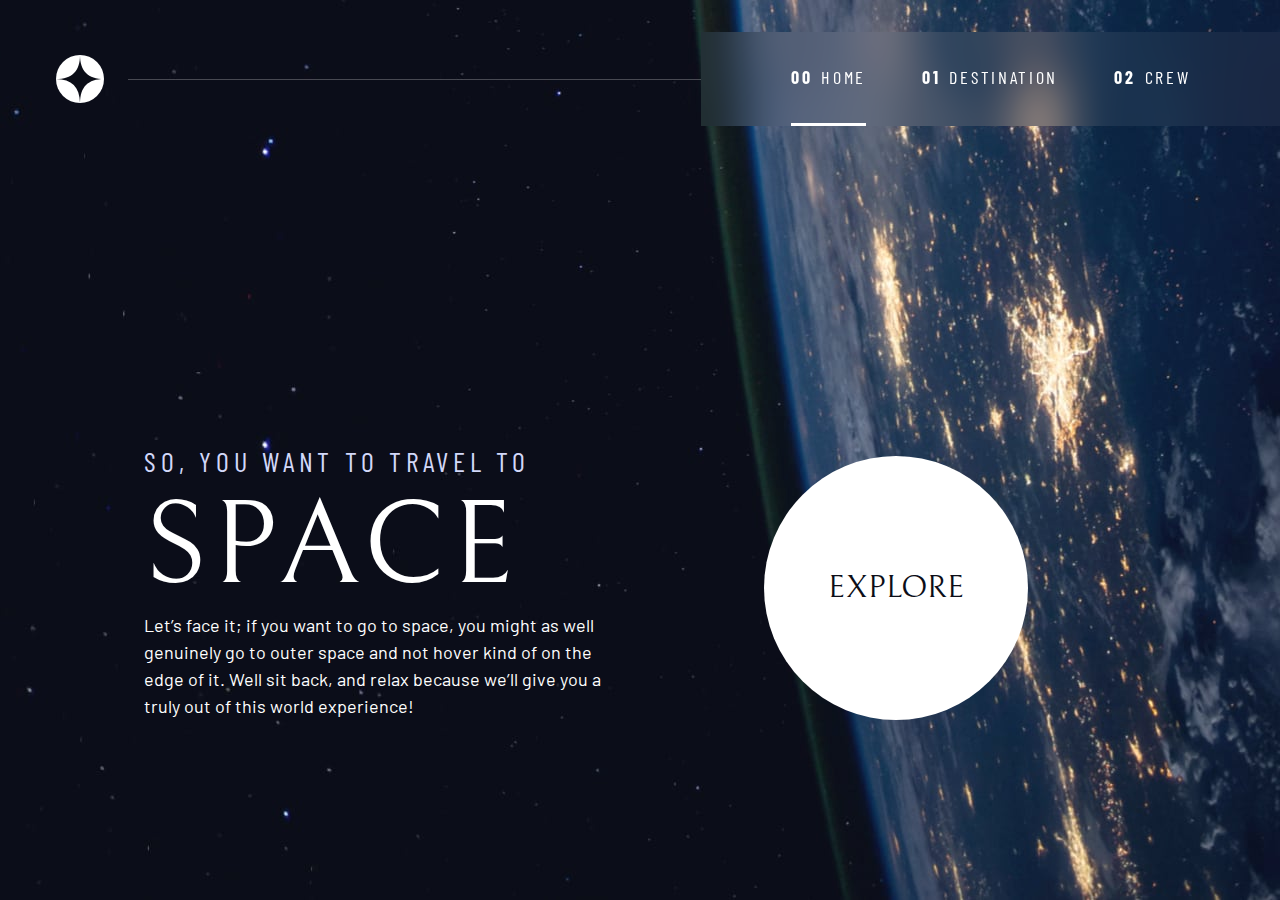
<file: index.html>
<!DOCTYPE html>
<html lang="en">
<head>
  <meta charset="UTF-8">
  <meta name="viewport" content="width=device-width, initial-scale=1.0">

  <link rel="icon" type="image/png" sizes="32x32" href="./assets/favicon-32x32.png">
  <!-- Google fonts -->
  <link rel="preconnect" href="https://fonts.googleapis.com">
  <link rel="preconnect" href="https://fonts.gstatic.com" crossorigin>
  <link href="https://fonts.googleapis.com/css2?family=Barlow+Condensed:wght@400;700&family=Bellefair&family=Barlow:wght@400;700&display=swap"
      rel="stylesheet">
      
  <!-- Our custom CSS -->
  <link rel="stylesheet" href="index.css">
  <title>Frontend Mentor | Space tourism website</title>
  <script src="navigation.js" defer></script>
</head>
<body class="home">
  <a class="skip-to-content" href="#main">Skip to content</a>
  <header class="primary-header flex">
    <div>
      <img src="./assets/shared/logo.svg" alt="space tourism logo" class="logo">
    </div>
    <button class="mobile-nav-toggle" aria-controls="primary-navigation"><span class="sr-only" aria-expanded="false">Menu</span></button>
    <nav>
        <ul id="primary-navigation" data-visible="false" class="primary-navigation underline-indicators flex">
            <li class="active"><a class="ff-sans-cond uppercase text-white letter-spacing-2" href="index.html"><span aria-hidden="true">00</span>Home</a>
            <li><a class="ff-sans-cond uppercase text-white letter-spacing-2" href="destination.html"><span aria-hidden="true">01</span>Destination</a>
            <li><a class="ff-sans-cond uppercase text-white letter-spacing-2" href="crew.html"><span aria-hidden="true">02</span>Crew</a>
        </ul>
    </nav>
  </header>
  
  <main id="main" class="grid-container grid-container--home">
    <div>
      <h1 class="text-accent fs-500 ff-sans-cond uppercase letter-spacing-1">So, you want to travel to
      <span class="d-block fs-900 ff-serif text-white">Space</span></h1>
      
      <p>Let’s face it; if you want to go to space, you might as well genuinely go to 
      outer space and not hover kind of on the edge of it. Well sit back, and relax 
      because we’ll give you a truly out of this world experience! </p>
    </div>
    <div>
      <a href="destination.html" class="large-button uppercase ff-serif text-dark bg-white">Explore</a>
    </div>
  </main>


</body>
</html>
</file>
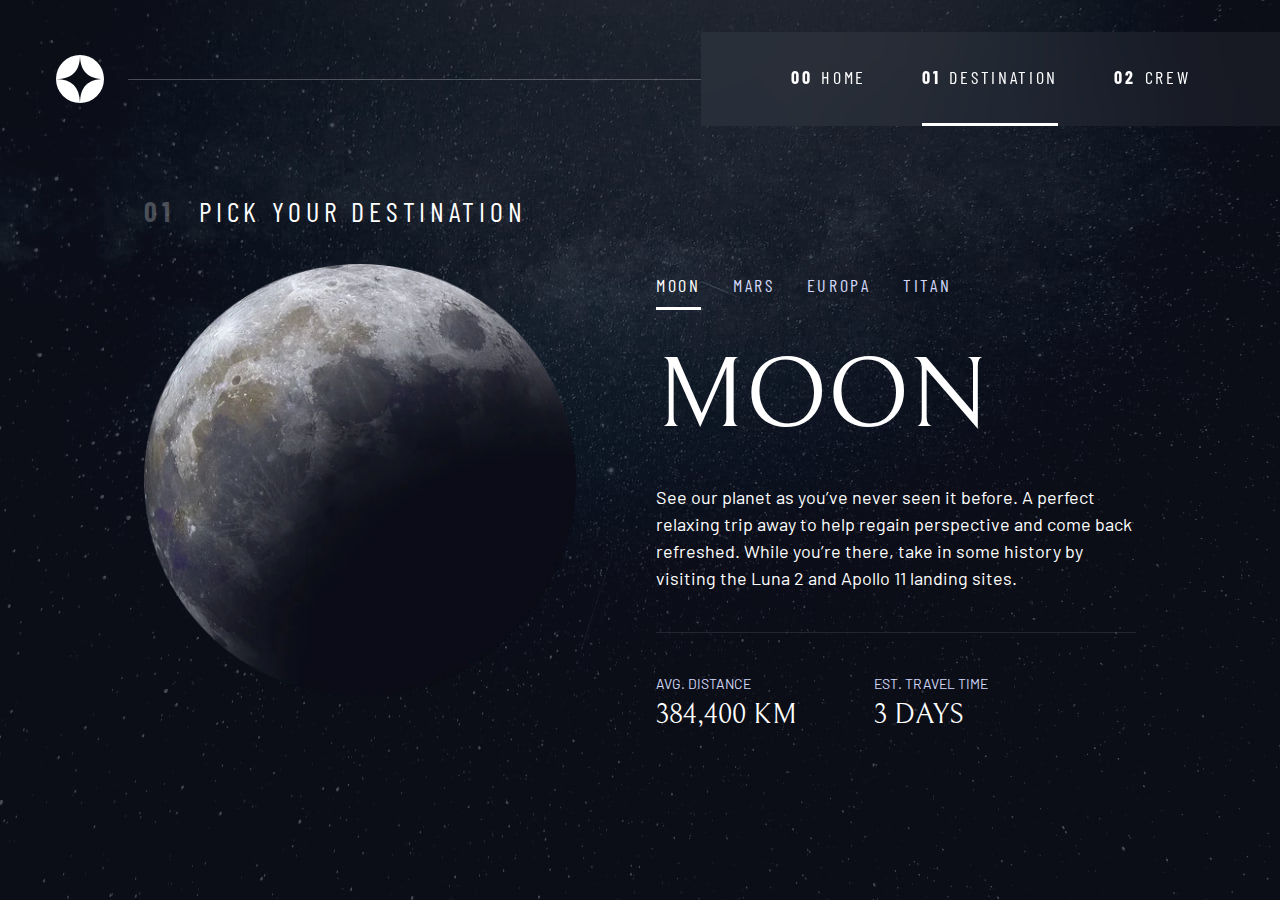
<file: destination.html>
<!DOCTYPE html>
<html lang="en">
<head>
  <meta charset="UTF-8">
  <meta name="viewport" content="width=device-width, initial-scale=1.0">

  <link rel="icon" type="image/png" sizes="32x32" href="./assets/favicon-32x32.png">
  <!-- Google fonts -->
  <link rel="preconnect" href="https://fonts.googleapis.com">
  <link rel="preconnect" href="https://fonts.gstatic.com" crossorigin>
  <link href="https://fonts.googleapis.com/css2?family=Barlow+Condensed:wght@400;700&family=Bellefair&family=Barlow:wght@400;700&display=swap"
      rel="stylesheet">
      
  <!-- Our custom CSS -->
  <link rel="stylesheet" href="index.css">
  <title>Frontend Mentor | Space tourism website</title>
  <script src="navigation.js" defer></script>
  <script src="tabs.js" defer></script>
</head>

<body class="destination">
  <a class="skip-to-content" href="#main">Skip to content</a>
  <header class="primary-header flex">
    <div>
      <img src="./assets/shared/logo.svg" alt="space tourism logo" class="logo">
    </div>
    <button class="mobile-nav-toggle" aria-controls="primary-navigation"><span class="sr-only" aria-expanded="false">Menu</span></button>
    <nav>
        <ul id="primary-navigation" data-visible="false" class="primary-navigation underline-indicators flex">
            <li><a class="ff-sans-cond uppercase text-white letter-spacing-2" href="index.html"><span aria-hidden="true">00</span>Home</a>
            <li class="active"><a class="ff-sans-cond uppercase text-white letter-spacing-2" href="destination.html"><span aria-hidden="true">01</span>Destination</a>
            <li><a class="ff-sans-cond uppercase text-white letter-spacing-2" href="crew.html"><span aria-hidden="true">02</span>Crew</a>
        </ul>
    </nav>
  </header>
  
  <main id="main" class="grid-container grid-container--destination flow">
    <h1 class="numbered-title"><span aria-hidden="true">01</span> Pick your destination</h1>
    
    <picture id="moon-image">
      <source srcset="assets/destination/image-moon.webp" type="image/webp">
      <img src="assets/destination/image-moon.png" alt="the moon">
    </picture>
    <picture hidden id="mars-image">
      <source srcset="assets/destination/image-mars.webp" type="image/webp">
      <img src="assets/destination/image-mars.png" alt="the planet mars">
    </picture> 
    <picture hidden id="europa-image">
      <source srcset="assets/destination/image-europa.webp" type="image/webp">
      <img src="assets/destination/image-europa.png" alt="the planet europa">
    </picture>
    <picture hidden id="titan-image">
      <source srcset="assets/destination/image-titan.webp" type="image/webp">
      <img src="assets/destination/image-titan.png" alt="the moon titan">
    </picture>
    
    
    <div class="tab-list underline-indicators flex" role="tablist" aria-label="destination list">
        <button aria-selected="true" role="tab" aria-controls="moon-tab" class="uppercase ff-sans-cond text-accent letter-spacing-2" tabindex="0" data-image="moon-image">Moon</button>
        <button aria-selected="false" role="tab" aria-controls="mars-tab" class="uppercase ff-sans-cond text-accent letter-spacing-2" tabindex="-1" data-image="mars-image">Mars</button>
        <button aria-selected="false" role="tab" aria-controls="europa-tab" class="uppercase ff-sans-cond text-accent letter-spacing-2" tabindex="-1" data-image="europa-image">Europa</button>
        <button aria-selected="false" role="tab" aria-controls="titan-tab" class="uppercase ff-sans-cond text-accent letter-spacing-2" tabindex="-1" data-image="titan-image">Titan</button>
    </div>

    <!-- The moon -->
    <article class="destination-info flow" id="moon-tab" tabindex="0" role="tabpanel">
      <h2 class="fs-800 uppercase ff-serif">Moon</h2>

      <p>See our planet as you’ve never seen it before. A perfect relaxing trip away to help 
      regain perspective and come back refreshed. While you’re there, take in some history 
      by visiting the Luna 2 and Apollo 11 landing sites.</p>
      
      <div class="destination-meta flex">
        <div>
          <h3 class="text-accent fs-200 uppercase">Avg. distance</h3>
          <p class="ff-serif uppercase">384,400 km</p>
        </div>
        <div>
          <h3 class="text-accent fs-200 uppercase">Est. travel time</h3>
          <p class="ff-serif uppercase">3 days</p>
        </div>
      </div>
    </article>
    
    <!-- Mars -->
    <article hidden class="destination-info flow" id="mars-tab" tabindex="0"  role="tabpanel">
      <h2 class="fs-800 uppercase ff-serif">Mars</h2>

      <p>Don’t forget to pack your hiking boots. You’ll need them to tackle Olympus Mons, 
  the tallest planetary mountain in our solar system. It’s two and a half times 
  the size of Everest!</p>
      
      <div class="destination-meta flex">
        <div>
          <h3 class="text-accent fs-200 uppercase">Avg. distance</h3>
          <p class="ff-serif uppercase">225 mil. km</p>
        </div>
        <div>
          <h3 class="text-accent fs-200 uppercase">Est. travel time</h3>
          <p class="ff-serif uppercase">9 months</p>
        </div>
      </div>
    </article>
    
    <!-- Europa -->
    <article hidden class="destination-info flow" id="europa-tab" tabindex="0"  role="tabpanel">
      <h2 class="fs-800 uppercase ff-serif">Europa</h2>

      <p>The smallest of the four Galilean moons orbiting Jupiter, Europa is a 
  winter lover’s dream. With an icy surface, it’s perfect for a bit of 
  ice skating, curling, hockey, or simple relaxation in your snug 
  wintery cabin.</p>
      <div class="destination-meta flex">
        <div>
          <h3 class="text-accent fs-200 uppercase">Avg. distance</h3>
          <p class="ff-serif uppercase">628 mil. km</p>
        </div>
        <div>
          <h3 class="text-accent fs-200 uppercase">Est. travel time</h3>
          <p class="ff-serif uppercase">3 years</p>
        </div>
      </div>
    </article>
    
    <!-- Titan -->
    <article hidden class="destination-info flow" id="titan-tab" tabindex="0"  role="tabpanel">
      <h2 class="fs-800 uppercase ff-serif">Titan</h2>

      <p>The only moon known to have a dense atmosphere other than Earth, Titan 
  is a home away from home (just a few hundred degrees colder!). As a 
  bonus, you get striking views of the Rings of Saturn.</p>
      
      <div class="destination-meta flex">
        <div>
          <h3 class="text-accent fs-200 uppercase">Avg. distance</h3>
          <p class="ff-serif uppercase">1.6 bil. km</p>
        </div>
        <div>
          <h3 class="text-accent fs-200 uppercase">Est. travel time</h3>
          <p class="ff-serif uppercase">7 years</p>
        </div>
      </div>
    </article>
  </main>
  
<body>


  
</body>
</html>
</file>
<file: index.css>
/* ------------------- */
/* Custom properties   */
/* ------------------- */

:root {
    /* colors */
    --clr-dark: 230 35% 7%;
    --clr-light: 231 77% 90%;
    --clr-white: 0 0% 100%;
    
    /* font-sizes */
    --fs-900: clamp(5rem, 8vw + 1rem, 9.375rem);
    --fs-800: 3.5rem;
    --fs-700: 1.5rem;
    --fs-600: 1rem;
    --fs-500: 1rem;
    --fs-400: 0.9375rem;
    --fs-300: 1rem;
    --fs-200: 0.875rem;
    
    /* font-families */
    --ff-serif: "Bellefair", serif;
    --ff-sans-cond: "Barlow Condensed", sans-serif;
    --ff-sans-normal: "Barlow", sans-serif;
}

@media (min-width: 35em) {
    :root {
        --fs-800: 5rem;
        --fs-700: 2.5rem;
        --fs-600: 1.5rem;
        --fs-500: 1.25rem;
        --fs-400: 1rem;
    }
}

@media (min-width: 45em) {
    :root {
        /* font-sizes */
        --fs-800: 6.25rem;
        --fs-700: 3.5rem;
        --fs-600: 2rem;
        --fs-500: 1.75rem;
        --fs-400: 1.125rem;
    }
}


/* ------------------- */
/* Reset               */
/* ------------------- */

/* https://piccalil.li/blog/a-modern-css-reset/ */

/* Box sizing */
*,
*::before,
*::after {
    box-sizing: border-box;
}

/* Reset margins */
body,
h1,
h2,
h3,
h4,
h5,
p,
figure,
picture {
    margin: 0; 
}

h1,
h2,
h3,
h4,
h5,
h6,
p {
    font-weight: 400;
}

/* set up the body */
body {
    font-family: var(--ff-sans-normal);
    font-size: var(--fs-400);
    color: hsl( var(--clr-white) );
    background-color: hsl( var(--clr-dark) );
    line-height: 1.5;
    min-height: 100vh;
    
    display: grid;
    grid-template-rows: min-content 1fr;
    
    overflow-x: hidden;
}

/* make images easier to work with */
img,
picutre {
    max-width: 100%;
    display: block;
}

/* make form elements easier to work with */
input,
button,
textarea,
select {
    font: inherit;
}

/* remove animations for people who've turned them off */
@media (prefers-reduced-motion: reduce) {  
  *,
  *::before,
  *::after {
    animation-duration: 0.01ms !important;
    animation-iteration-count: 1 !important;
    transition-duration: 0.01ms !important;
    scroll-behavior: auto !important;
  }
}


/* ------------------- */
/* Utility classes     */
/* ------------------- */

/* general */

.flex {
    display: flex;
    gap: var(--gap, 1rem);
}

.grid {
    display: grid;
    gap: var(--gap, 1rem);
}

.d-block {
    display: block;
}

.flow > *:where(:not(:first-child)) {
    margin-top: var(--flow-space, 1rem);
}

.flow--space-small {
    --flow-space: .75rem;
}

.container {
    padding-inline: 2em;
    margin-inline: auto;
    max-width: 80rem;
}

.sr-only {
  position: absolute; 
  width: 1px;
  height: 1px;
  padding: 0;
  margin: -1px; 
  overflow: hidden;
  clip: rect(0, 0, 0, 0);
  white-space: nowrap; /* added line */
  border: 0;
}

.skip-to-content {
    position: absolute;
    z-index: 9999;
    background: hsl( var(--clr-white) );
    color: hsl( var(--clr-dark) ); 
    padding: .5em 1em;
    margin-inline: auto;
    transform: translateY(-100%);
    transition: transform 250ms ease-in;
}

.skip-to-content:focus {
    transform: translateY(0);
}

/* colors */

.bg-dark { background-color: hsl( var(--clr-dark) );}
.bg-accent { background-color: hsl( var(--clr-light) );}
.bg-white { background-color: hsl( var(--clr-white) );}

.text-dark { color: hsl( var(--clr-dark) );}
.text-accent { color: hsl( var(--clr-light) );}
.text-white { color: hsl( var(--clr-white) );}

/* typography */

.ff-serif { font-family: var(--ff-serif); } 
.ff-sans-cond { font-family: var(--ff-sans-cond); } 
.ff-sans-normal { font-family: var(--ff-sans-normal); } 

.letter-spacing-1 { letter-spacing: 4.75px; } 
.letter-spacing-2 { letter-spacing: 2.7px; } 
.letter-spacing-3 { letter-spacing: 2.35px; } 

.uppercase { text-transform: uppercase; }

.fs-900 { font-size: var(--fs-900); }
.fs-800 { font-size: var(--fs-800); }
.fs-700 { font-size: var(--fs-700); }
.fs-600 { font-size: var(--fs-600); }
.fs-500 { font-size: var(--fs-500); }
.fs-400 { font-size: var(--fs-400); }
.fs-300 { font-size: var(--fs-300); }
.fs-200 { font-size: var(--fs-200); }

.fs-900,
.fs-800,
.fs-700,
.fs-600 {
    line-height: 1.1;
}

.numbered-title {
    font-family: var(--ff-sans-cond);
    font-size: var(--fs-500);
    text-transform: uppercase;
    letter-spacing: 4.72px; 
}

.numbered-title span {
    margin-right: .5em;
    font-weight: 700;
    color: hsl( var(--clr-white) / .25);
}


/* ------------------- */
/* Compontents         */
/* ------------------- */

.large-button {
    font-size: 2rem;
    position: relative;
    z-index: 1;
    display: inline-grid;
    place-items: center;
    padding: 0 2em;
    border-radius: 50%;
    aspect-ratio: 1;
    text-decoration: none;
}

.large-button::after {
    content: '';
    position: absolute;
    z-index: -1;
    width: 100%;
    height: 100%;
    background: hsl( var(--clr-white) / .1);
    border-radius: 50%;
    opacity: 0;
    transition: opacity 500ms linear, transform 750ms ease-in-out;
}
 
.large-button:hover::after,
.large-button:focus::after {
    opacity: 1;
    transform: scale(1.5);
}

/* primary-header */

.logo {
    margin: 1.5rem clamp(1.5rem, 5vw, 3.5rem);
}

.primary-header {
    justify-content: space-between;
    align-items: center;
}

.primary-navigation {
    --gap: clamp(1.5rem, 5vw, 3.5rem);
    --underline-gap: 2rem;
    list-style: none;
    padding: 0;
    margin: 0;
    background: hsl( var(--clr-white) / 0.05);
    backdrop-filter: blur(1.5rem);
}

.primary-navigation a {
    text-decoration: none;
}

.primary-navigation a > span {
    font-weight: 700;
    margin-right: .5em;
}

.mobile-nav-toggle {
    display: none;
}

@media (max-width: 35rem) {
    .primary-navigation {
        --underline-gap: .5rem;
        position: fixed;
        z-index: 1000;
        inset: 0 0 0 30%;
        list-style: none;
        padding: min(20rem, 15vh) 2rem;
        margin: 0;
        flex-direction: column;
        transform: translateX(100%);
        transition: transform 500ms ease-in-out;
    }
    
    .primary-navigation[data-visible="true"] {
        transform: translateX(0);
    }
    
    .primary-navigation.underline-indicators > .active {
       border: 0;
    }
    
    .mobile-nav-toggle {
        display: block;
        position: absolute;
        z-index: 2000;
        right: 1rem;
        top: 2rem;
        background: transparent;
        background-image: url(./assets/shared/icon-hamburger.svg);
        background-repeat: no-repeat;
        background-position: center;
        width: 1.5rem;
        aspect-ratio: 1;
        border: 0;
    }
    
    .mobile-nav-toggle[aria-expanded="true"] {
        background-image: url(./assets/shared/icon-close.svg);
    }
    
    .mobile-nav-toggle:focus-visible {
        outline: 5px solid white;
        outline-offset: 5px;
    }
    
}

@media (min-width: 35em) {
    .primary-navigation {
        padding-inline: clamp(3rem, 7vw, 7rem);
    }
}

@media (min-width: 35em) and (max-width: 44.999em) {
    .primary-navigation a > span {
        display: none;
    }
}

@media (min-width: 45em) {
    
     .primary-header::after {
         content: '';
         display: block;
         position: relative;
         height: 1px;
         width: 100%;
         margin-right: -2.5rem;
         background: hsl( var(--clr-white) / .25);
         order: 1;
     }
     
    nav {
        order: 2;
    }
    
    .primary-navigation {
        margin-block: 2rem;
    }
    
   
}


.underline-indicators > * {
    cursor: pointer;
    padding: var(--underline-gap, .5rem) 0;
    border: 0;
    border-bottom: .2rem solid hsl( var(--clr-white) / 0 );
    background-color: transparent;
}

.underline-indicators > *:hover,
.underline-indicators > *:focus {
    border-color: hsl( var(--clr-white) / .5);
}

.underline-indicators > .active,
.underline-indicators > [aria-selected="true"] {
    color: hsl( var(--clr-white) / 1);
    border-color: hsl( var(--clr-white) / 1); 
}

.tab-list {
    --gap: 2rem;
}

.dot-indicators > * {
    cursor: pointer;
    border: 0;
    border-radius: 50%;
    padding: .5em;
    background-color: hsl( var(--clr-white) / .25);
}
 
.dot-indicators > *:hover,
.dot-indicators > *:focus { 
    background-color: hsl( var(--clr-white) / .5);
}

.dot-indicators > [aria-selected="true"] {
    background-color: hsl( var(--clr-white) / 1); 
}


/* ----------------------------- */
/* Page specific background      */
/* ----------------------------- */
body {
    background-size: cover;
    background-position: bottom center;
}
/* home */
.home {
    background-image: url(./assets/home/background-home-mobile.jpg);
}

@media (min-width: 35rem) {
    .home {
        background-position: center center;
        background-image: url(./assets/home/background-home-tablet.jpg);
    }
}

@media (min-width: 45rem) {
    .home {
        background-image: url(./assets/home/background-home-desktop.jpg);
    }
} 

/* destination */
.destination {
    background-image: url(./assets/destination/background-destination-mobile.jpg);
}

@media (min-width: 35rem) {
    .destination {
        background-position: center center;
        background-image: url(./assets/destination/background-destination-tablet.jpg);
    }
}

@media (min-width: 45rem) {
    .destination {
        background-image: url(./assets/destination/background-destination-desktop.jpg);
    }
} 

/* crew */
.crew {
    background-image: url(./assets/home/background-crew-mobile.jpg);
}

@media (min-width: 35rem) {
    .crew {
        background-position: center center;
        background-image: url(./assets/crew/background-crew-tablet.jpg);
    }
}

@media (min-width: 45rem) {
    .crew {
        background-image: url(./assets/crew/background-crew-desktop.jpg);
    }
} 

/* ----------------------------- */
/* Layout                        */
/* ----------------------------- */


.grid-container {
    text-align: center;
    display: grid;
    place-items: center;
    padding-inline: 1rem;
    padding-bottom: 4rem;
}

.grid-container p:not([class]) {
    max-width: 50ch;
}

.numbered-title {
    grid-area: title;
}

/* destination layout */

.grid-container--destination {
    --flow-space: 2rem;
    grid-template-areas: 
        'title'
        'image'
        'tabs'
        'content';
}

.grid-container--destination > picture {
    grid-area: image;
    max-width: 60%;
    align-self: start;
}

.grid-container--destination > .tab-list {
    grid-area: tabs;
}

.grid-container--destination > .destination-info {
    grid-area: content;
}

.destination-meta {
    flex-direction: column;
    border-top: 1px solid hsl( var(--clr-white) / .1);
    padding-top: 2.5rem;
    margin-top: 2.5rem;
}

.destination-meta p {
    font-size: 1.75rem;
}

/* crew layout */

.grid-container--crew {
    --flow-space: 2rem;
    grid-template-areas: 
        'title'
        'image'
        'tabs'
        'content';
}

.grid-container--crew > picture {
    grid-area: image;
    max-width: 60%;
    border-bottom: 1px solid hsl( var(--clr-white) / .1);
}

.grid-container--crew > .dot-indicators {
    grid-area: tabs;
}

.grid-container--crew > .crew-details {
    grid-area: content;
}

.crew-details h2 {
    color: hsl( var(--clr-white) / .5);
}

@media (min-width: 35em) {
    .numbered-title {
        justify-self: start;
        margin-top: 2rem;
    }
    
    .destination-meta {
        flex-direction: row;
        justify-content: space-evenly;
    }
    
    .grid-container--crew {
        padding-bottom: 0;
        grid-template-areas: 
            'title'
            'content'
            'tabs'
            'image';
    }
    
    
}

@media (min-width: 45em) {
    .grid-container {
        text-align: left;
        column-gap: var(--container-gap, 2rem);
        grid-template-columns: minmax(1rem, 1fr) repeat(2, minmax(0, 30rem)) minmax(1rem, 1fr);
    }
    
    .grid-container--home {
        padding-bottom: max(6rem, 20vh);
        align-items: end;
    }
    
    .grid-container--home > *:first-child {
        grid-column: 2;
    }

    .grid-container--home > *:last-child {
        grid-column: 3;
    }
    
    .grid-container--destination {
        justify-items: start;
        align-content: start;
        grid-template-areas: 
            '. title title .'
            '. image tabs .'
            '. image content .';
    }
    
    .grid-container--destination > picture {
        max-width: 90%;
    }
     
    .destination-meta {
        --gap: min(6vw, 6rem);
        justify-content: start;
    }
    
    .grid-container--crew {
        grid-template-columns: minmax(1rem, 1fr) minmax(0, 37rem) minmax(0, 23rem) minmax(1rem, 1fr);
        justify-items: start;
        grid-template-areas: 
            '. title title .'
            '. content image .'
            '. tabs image .';
    }
    
    .grid-container--crew > picture {
        grid-column: span 2;
        align-self: end;
        max-width: 100%;
    }

}
</file>
